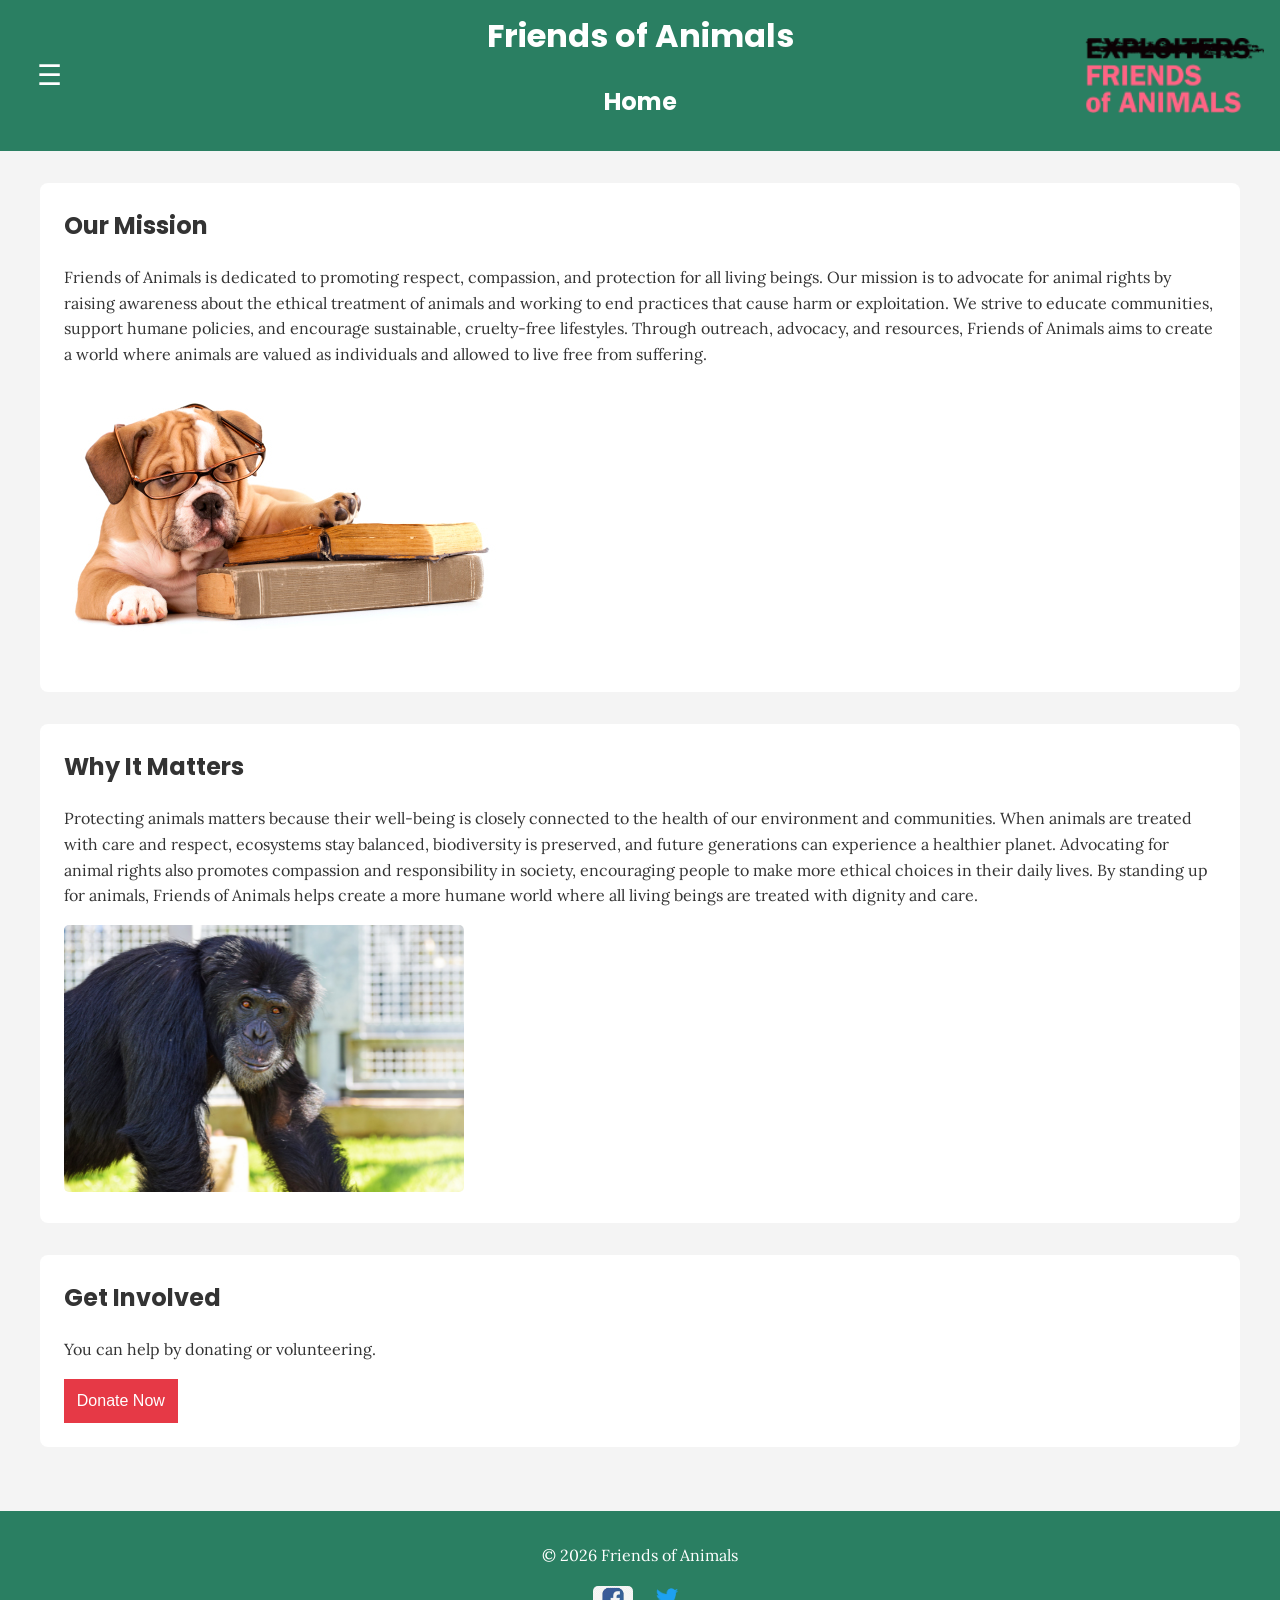
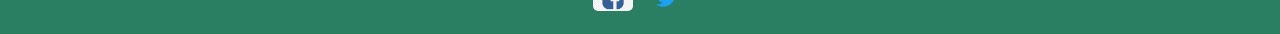
<file: index.html>
<!DOCTYPE html>
<html lang="en">
    <head>
        <meta charset="UTF-8">
        <meta name="viewport" content="width=device-width, initial-scale=1.0">
        <title>Home | Friends of Animals</title>
        <meta name="description" content="Friends of Animals - Helping and protecting animals in need.">
        <link rel="stylesheet" href="css/styles.css">
        <link rel="icon" type="image/png" href="images/logo2.webp">

    </head>

    <body>

        <header class="site-header">
            <button class="hamburger" onclick="toggleMenu()">☰</button>
            <div class="header-text">
                <h1>Friends of Animals</h1>
                <h2>Home</h2>
            </div>
            <img class="logo" src="images/logo2.webp" alt="Friends of Animals Logo">

            <nav id="nav-menu">
                <ul>
                    <li><a href="index.html">Home</a></li>
                    <li><a href="about.html">About</a></li>
                    <li><a href="gallery.html">Get Involved</a></li>
                    <li><a href="table.html">What We Do</a></li>
                    <li><a href="donate.html">Donate</a></li>
                    <li><a href="contact.html">Contact</a></li>
                </ul>
            </nav>

        </header>

        <main>

            <section class="mission-section">
                <div class="mission-text">
                    <h2>Our Mission</h2>
                    <p>Friends of Animals is dedicated to promoting respect, compassion, and protection for all living beings. Our mission is to advocate for animal rights by raising awareness about the ethical treatment of animals and working to end practices that cause harm or exploitation. We strive to educate communities, support humane policies, and encourage sustainable, cruelty-free lifestyles. Through outreach, advocacy, and resources, Friends of Animals aims to create a world where animals are valued as individuals and allowed to live free from suffering.</p>
                </div>

                <img class="dog-book" src="images/dog-education.jpg" alt="Dog">
            </section>

            <section>
                <h2>Why It Matters</h2>
                <p>Protecting animals matters because their well-being is closely connected to the health of our environment and communities. When animals are treated with care and respect, ecosystems stay balanced, biodiversity is preserved, and future generations can experience a healthier planet. Advocating for animal rights also promotes compassion and responsibility in society, encouraging people to make more ethical choices in their daily lives. By standing up for animals, Friends of Animals helps create a more humane world where all living beings are treated with dignity and care.</p>
                <img src="images/chimp.jpg" alt="Chimp" width="400" height="400">
            </section>


            <section>
                <h2>Get Involved</h2>
                <p>You can help by donating or volunteering.</p>
                <a href="donate.html"><button>Donate Now</button></a>
            </section>

        </main>

        <footer>
            <p>&copy; 2026 Friends of Animals</p>
            <div class="social">
                <a href="https://www.facebook.com/FriendsOfAnimalsOrg/" target="_blank"><img src="images/facebook.png" width="40"></a>
                <a href="https://x.com/FoAorg" target="_blank"><img src="images/twitter.png" width="40"></a>
            </div>
        </footer>

        <script src="js/script.js"></script>    
    </body>
</html>
</file>
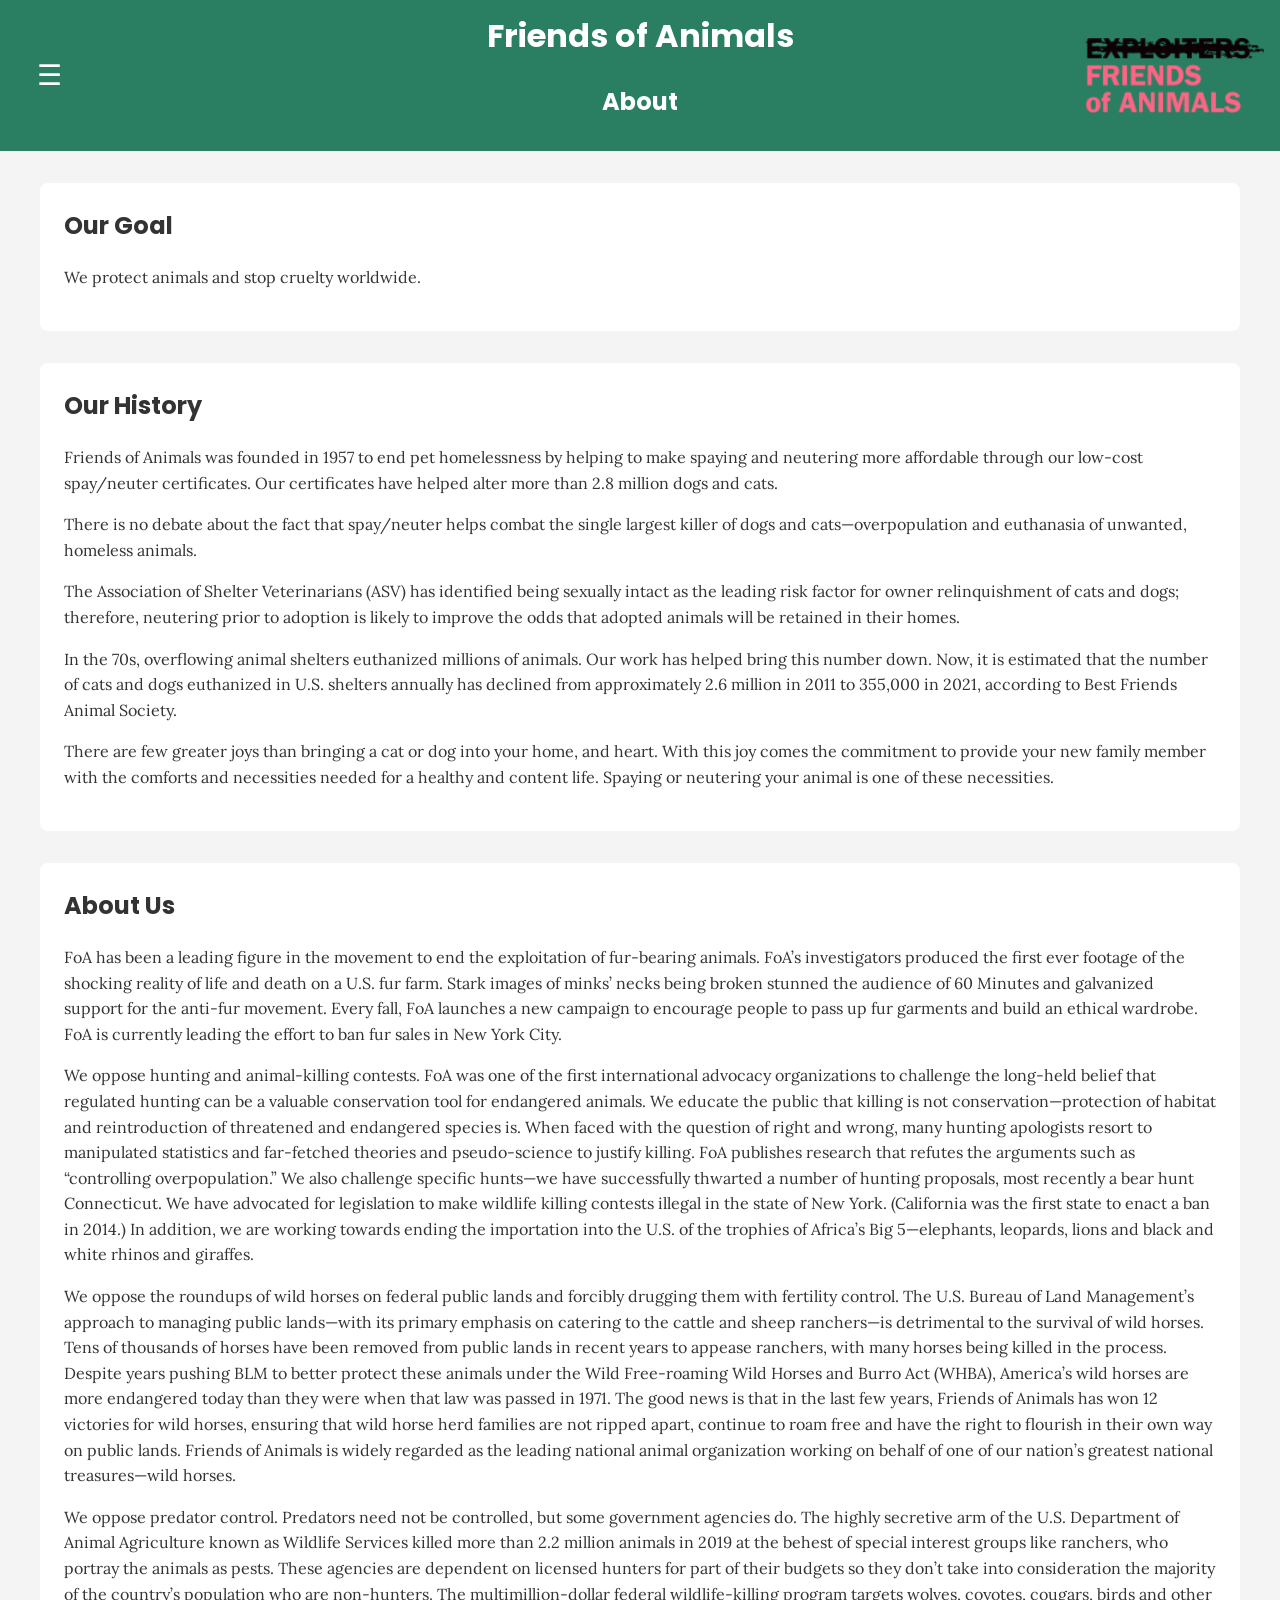
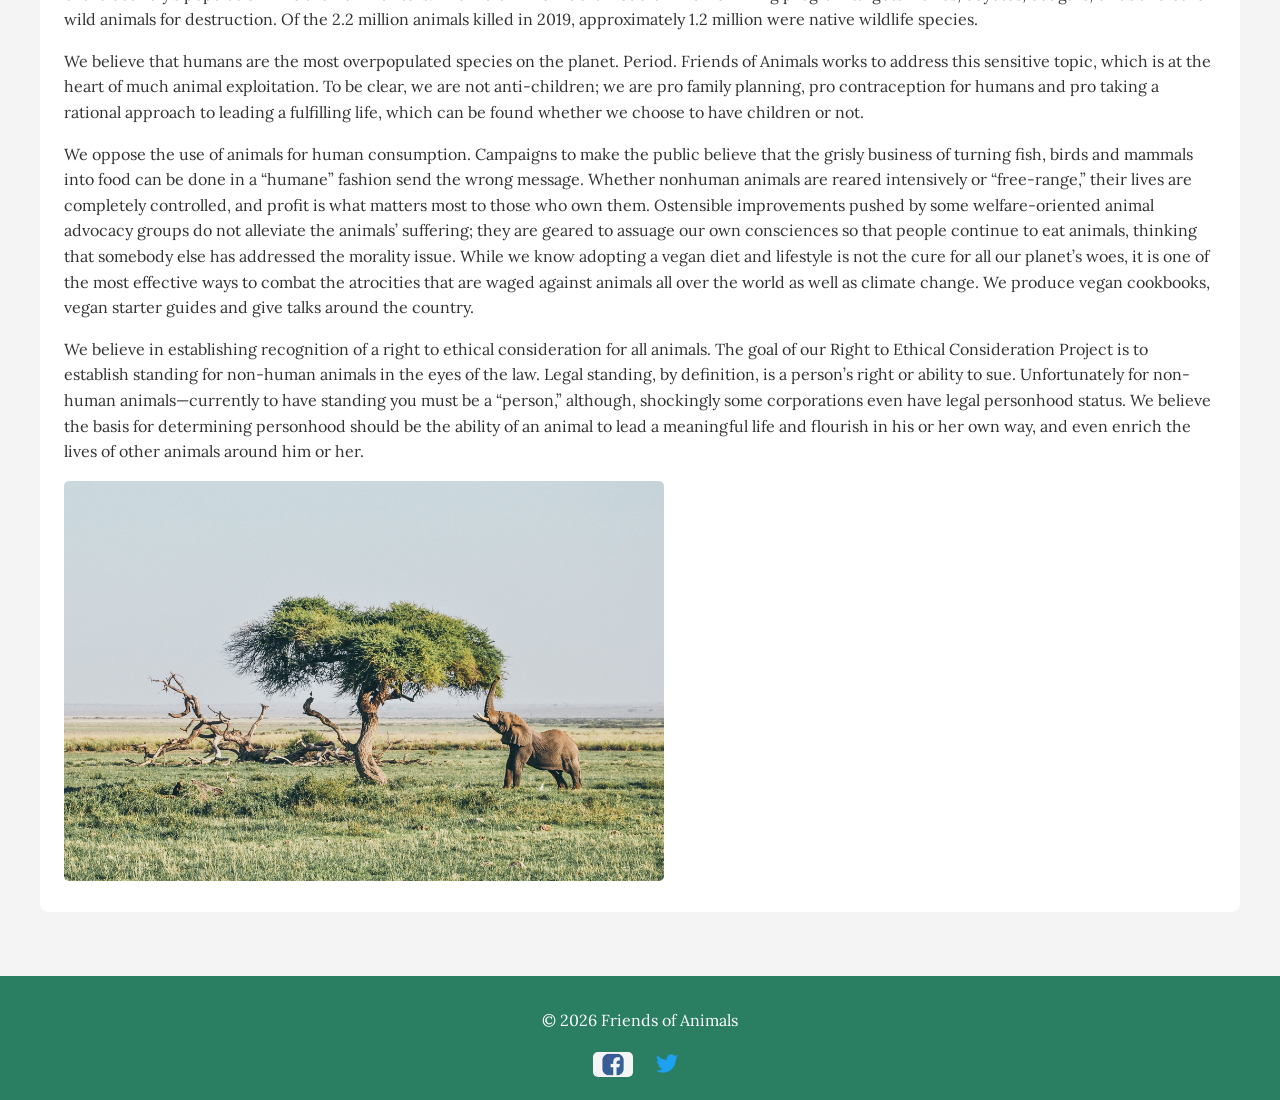
<file: about.html>
<!DOCTYPE html>
<html lang="en">
  <head>
    <meta charset="UTF-8">
    <meta name="viewport" content="width=device-width, initial-scale=1.0">
    <title>About | Friends of Animals</title>
    <meta name="description" content="Friends of Animals - Helping and protecting animals in need.">
    <link rel="icon" type="image/png" href="images/paw.png">
    <link href="https://fonts.googleapis.com/css2?family=Roboto&family=Open+Sans&display=swap" rel="stylesheet">
    <meta charset="UTF-8">
    <meta name="viewport" content="width=device-width, initial-scale=1.0">
    <title>About</title>
    <link rel="stylesheet" href="css/styles.css">
    <link rel="icon" type="image/png" href="images/logo2.webp">

  </head>

  <body>

    <header class="site-header">
            <button class="hamburger" onclick="toggleMenu()">☰</button>
            <div class="header-text">
                <h1>Friends of Animals</h1>
                <h2>About</h2>
            
              </div>
            <img class="logo" src="images/logo2.webp" alt="Friends of Animals Logo">

            <nav id="nav-menu">
                <ul>
                    <li><a href="index.html">Home</a></li>
                    <li><a href="about.html">About</a></li>
                    <li><a href="gallery.html">Get Involved</a></li>
                    <li><a href="table.html">What We Do</a></li>
                    <li><a href="donate.html">Donate</a></li>
                    <li><a href="contact.html">Contact</a></li>
                </ul>
            </nav>

        </header>

    <main>
      <section>
        <h2>Our Goal</h2>
        <p>We protect animals and stop cruelty worldwide.</p>
      </section>
      <section>
      <h2>Our History</h2>
        <p>Friends of Animals was founded in 1957 to end pet homelessness by helping to make spaying and neutering more affordable through our low-cost spay/neuter certificates. Our certificates have helped alter more than 2.8 million dogs and cats.</p>
        <p>There is no debate about the fact that spay/neuter helps combat the single largest killer of dogs and cats—overpopulation and euthanasia of unwanted, homeless animals.</p>
        <p>The Association of Shelter Veterinarians (ASV) has identified being sexually intact as the leading risk factor for owner relinquishment of cats and dogs; therefore, neutering prior to adoption is likely to improve the odds that adopted animals will be retained in their homes.</p>
        <p>In the 70s, overflowing animal shelters euthanized millions of animals. Our work has helped bring this number down. Now, it is estimated that the number of cats and dogs euthanized in U.S. shelters annually has declined from approximately 2.6 million in 2011 to 355,000 in 2021, according to Best Friends Animal Society.</p>
        <p>There are few greater joys than bringing a cat or dog into your home, and heart. With this joy comes the commitment to provide your new family member with the comforts and necessities needed for a healthy and content life. Spaying or neutering your animal is one of these necessities.</p>
      </section>
      

      <section>
      <h2>About Us</h2>
      <p>FoA has been a leading figure in the movement to end the exploitation of fur-bearing animals. FoA’s investigators produced the first ever footage of the shocking reality of life and death on a U.S. fur farm. Stark images of minks’ necks being broken stunned the audience of 60 Minutes and galvanized support for the anti-fur movement. Every fall, FoA launches a new campaign to encourage people to pass up fur garments and build an ethical wardrobe. FoA is currently leading the effort to ban fur sales in New York City.</p>
      
      <p>We oppose hunting and animal-killing contests. FoA was one of the first international advocacy organizations to challenge the long-held belief that regulated hunting can be a valuable conservation tool for endangered animals. We educate the public that killing is not conservation—protection of habitat and reintroduction of threatened and endangered species is. When faced with the question of right and wrong, many hunting apologists resort to manipulated statistics and far-fetched theories and pseudo-science to justify killing. FoA publishes research that refutes the arguments such as “controlling overpopulation.” We also challenge specific hunts—we have successfully thwarted a number of hunting proposals, most recently a bear hunt Connecticut. We have advocated for legislation to make wildlife killing contests illegal in the state of New York. (California was the first state to enact a ban in 2014.) In addition, we are working towards ending the importation into the U.S. of the trophies of Africa’s Big 5—elephants, leopards, lions and black and white rhinos and giraffes.</p>

      <p>We oppose the roundups of wild horses on federal public lands and forcibly drugging them with fertility control. The U.S. Bureau of Land Management’s approach to managing public lands—with its primary emphasis on catering to the cattle and sheep ranchers—is detrimental to the survival of wild horses. Tens of thousands of horses have been removed from public lands in recent years to appease ranchers, with many horses being killed in the process. Despite years pushing BLM to better protect these animals under the Wild Free-roaming Wild Horses and Burro Act (WHBA), America’s wild horses are more endangered today than they were when that law was passed in 1971. The good news is that in the last few years, Friends of Animals has won 12 victories for wild horses, ensuring that wild horse herd families are not ripped apart, continue to roam free and have the right to flourish in their own way on public lands. Friends of Animals is widely regarded as the leading national animal organization working on behalf of one of our nation’s greatest national treasures—wild horses.</p>

      <p>We oppose predator control. Predators need not be controlled, but some government agencies do. The highly secretive arm of the U.S. Department of Animal Agriculture known as Wildlife Services killed more than 2.2 million animals in 2019 at the behest of special interest groups like ranchers, who portray the animals as pests. These agencies are dependent on licensed hunters for part of their budgets so they don’t take into consideration the majority of the country’s population who are non-hunters. The multimillion-dollar federal wildlife-killing program targets wolves, coyotes, cougars, birds and other wild animals for destruction. Of the 2.2 million animals killed in 2019, approximately 1.2 million were native wildlife species.</p>

      <p>We believe that humans are the most overpopulated species on the planet. Period. Friends of Animals works to address this sensitive topic, which is at the heart of much animal exploitation. To be clear, we are not anti-children; we are pro family planning, pro contraception for humans and pro taking a rational approach to leading a fulfilling life, which can be found whether we choose to have children or not.</p>

      <p>We oppose the use of animals for human consumption. Campaigns to make the public believe that the grisly business of turning fish, birds and mammals into food can be done in a “humane” fashion send the wrong message. Whether nonhuman animals are reared intensively or “free-range,” their lives are completely controlled, and profit is what matters most to those who own them. Ostensible improvements pushed by some welfare-oriented animal advocacy groups do not alleviate the animals’ suffering; they are geared to assuage our own consciences so that people continue to eat animals, thinking that somebody else has addressed the morality issue. While we know adopting a vegan diet and lifestyle is not the cure for all our planet’s woes, it is one of the most effective ways to combat the atrocities that are waged against animals all over the world as well as climate change. We produce vegan cookbooks, vegan starter guides and give talks around the country.</p>

      <p>We believe in establishing recognition of a right to ethical consideration for all animals. The goal of our Right to Ethical Consideration Project is to establish standing for non-human animals in the eyes of the law. Legal standing, by definition, is a person’s right or ability to sue. Unfortunately for non-human animals—currently to have standing you must be a “person,” although, shockingly some corporations even have legal personhood status. We believe the basis for determining personhood should be the ability of an animal to lead a meaningful life and flourish in his or her own way, and even enrich the lives of other animals around him or her.</p>
      <img src="images/elephantmain.webp" alt="Animal">

    </section>

    </main>

    <footer>
      <p>&copy; 2026 Friends of Animals</p>
      <div class="social">
        <a href="https://www.facebook.com/FriendsOfAnimalsOrg/" target="_blank"><img src="images/facebook.png" width="40"></a>
        <a href="https://x.com/FoAorg" target="_blank"><img src="images/twitter.png" width="40"></a>
      </div>
    </footer>

    <script src="js/script.js"></script>
  </body>
</html>
</file>
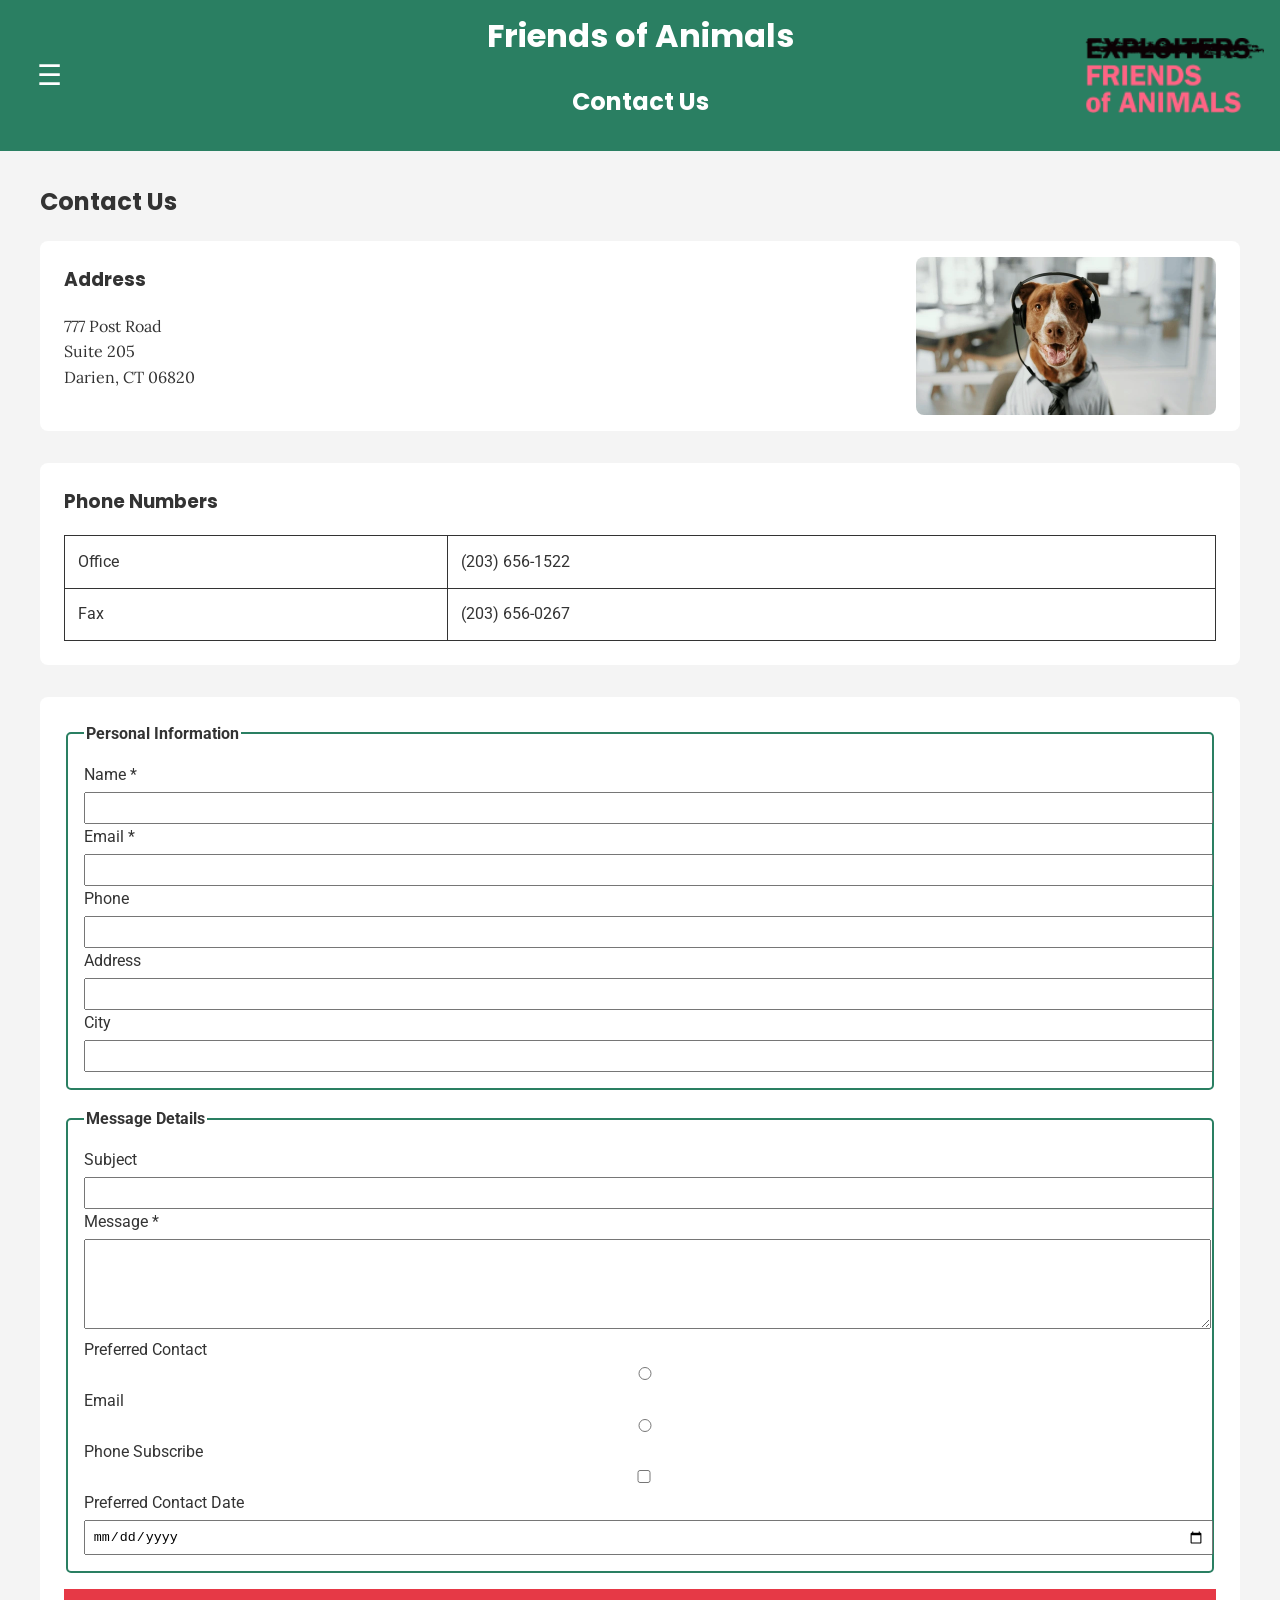
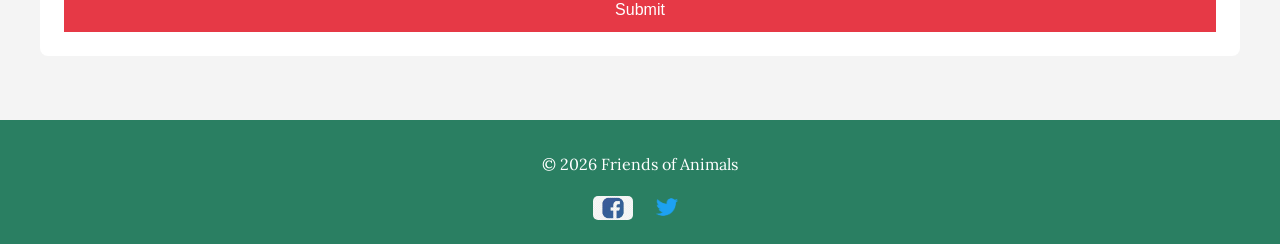
<file: contact.html>
<!DOCTYPE html>
<html lang="en">
    <head>
        <meta charset="UTF-8">
        <meta name="viewport" content="width=device-width, initial-scale=1.0">
        <title>Contact | Friends of Animals</title>
        <link rel="stylesheet" href="css/styles.css">
        <link rel="icon" type="image/png" href="images/logo2.webp">

    </head>

    <body>

        <header class="site-header">
            <button class="hamburger" onclick="toggleMenu()">☰</button>
            <div class="header-text">
                <h1>Friends of Animals</h1>
                <h2>Contact Us</h2>
            </div>
            <img class="logo" src="images/logo2.webp" alt="Friends of Animals Logo">

            <nav id="nav-menu">
                <ul>
                    <li><a href="index.html">Home</a></li>
                    <li><a href="about.html">About</a></li>
                    <li><a href="gallery.html">Get Involved</a></li>
                    <li><a href="table.html">What We Do</a></li>
                    <li><a href="donate.html">Donate</a></li>
                    <li><a href="contact.html">Contact</a></li>
                </ul>
            </nav>

        </header>

        <main>

            <h2>Contact Us</h2>

            <section>
                <h3>Address</h3>
                <p>
                    777 Post Road<br>
                    Suite 205<br>
                    Darien, CT 06820

                </p>

                <img class="dog-headset" src="images/dog-head.jpg" alt="Dog with Headset">

            </section>
            
           

            <section>
                <h3>Phone Numbers</h3>
                <table>
                    <tr>
                        <td>Office</td>
                        <td>(203) 656-1522</td>
                    </tr>
                    <tr>
                        <td>Fax</td>
                        <td>(203) 656-0267</td>
                    </tr>
                </table>
            </section>

            <section>
              <form>

    <fieldset>
        <legend>Personal Information</legend>

        <label for="name">Name *</label>
        <input type="text" id="name" required>

        <label for="email">Email *</label>
        <input type="email" id="email" required>

        <label for="phone">Phone</label>
        <input type="tel" id="phone">

        <label for="address">Address</label>
        <input type="text" id="address">

        <label for="city">City</label>
        <input type="text" id="city">
    </fieldset>

    <fieldset>
        <legend>Message Details</legend>

        <label for="subject">Subject</label>
        <input type="text" id="subject">

        <label for="message">Message *</label>
        <textarea id="message" rows="5" required></textarea>

        <label for="contact-method">Preferred Contact</label>
        <input type="radio" name="contact-method"> Email
        <input type="radio" name="contact-method"> Phone

        <label for="subscribe">Subscribe</label>
        <input type="checkbox" id="subscribe">

        <label for="date">Preferred Contact Date</label>
        <input type="date" id="date">
    </fieldset>

    <button type="submit">Submit</button>

</form>
            </section>

        </main>

        <footer>
            <p>&copy; 2026 Friends of Animals</p>
            <div class="social">
                <a href="https://www.facebook.com/FriendsOfAnimalsOrg/" target="_blank"><img src="images/facebook.png" width="40"></a>
                <a href="https://x.com/FoAorg" target="_blank"><img src="images/twitter.png" width="40"></a>
            </div>
        </footer>

        <script src="js/script.js"></script>

    </body>
</html>
</file>
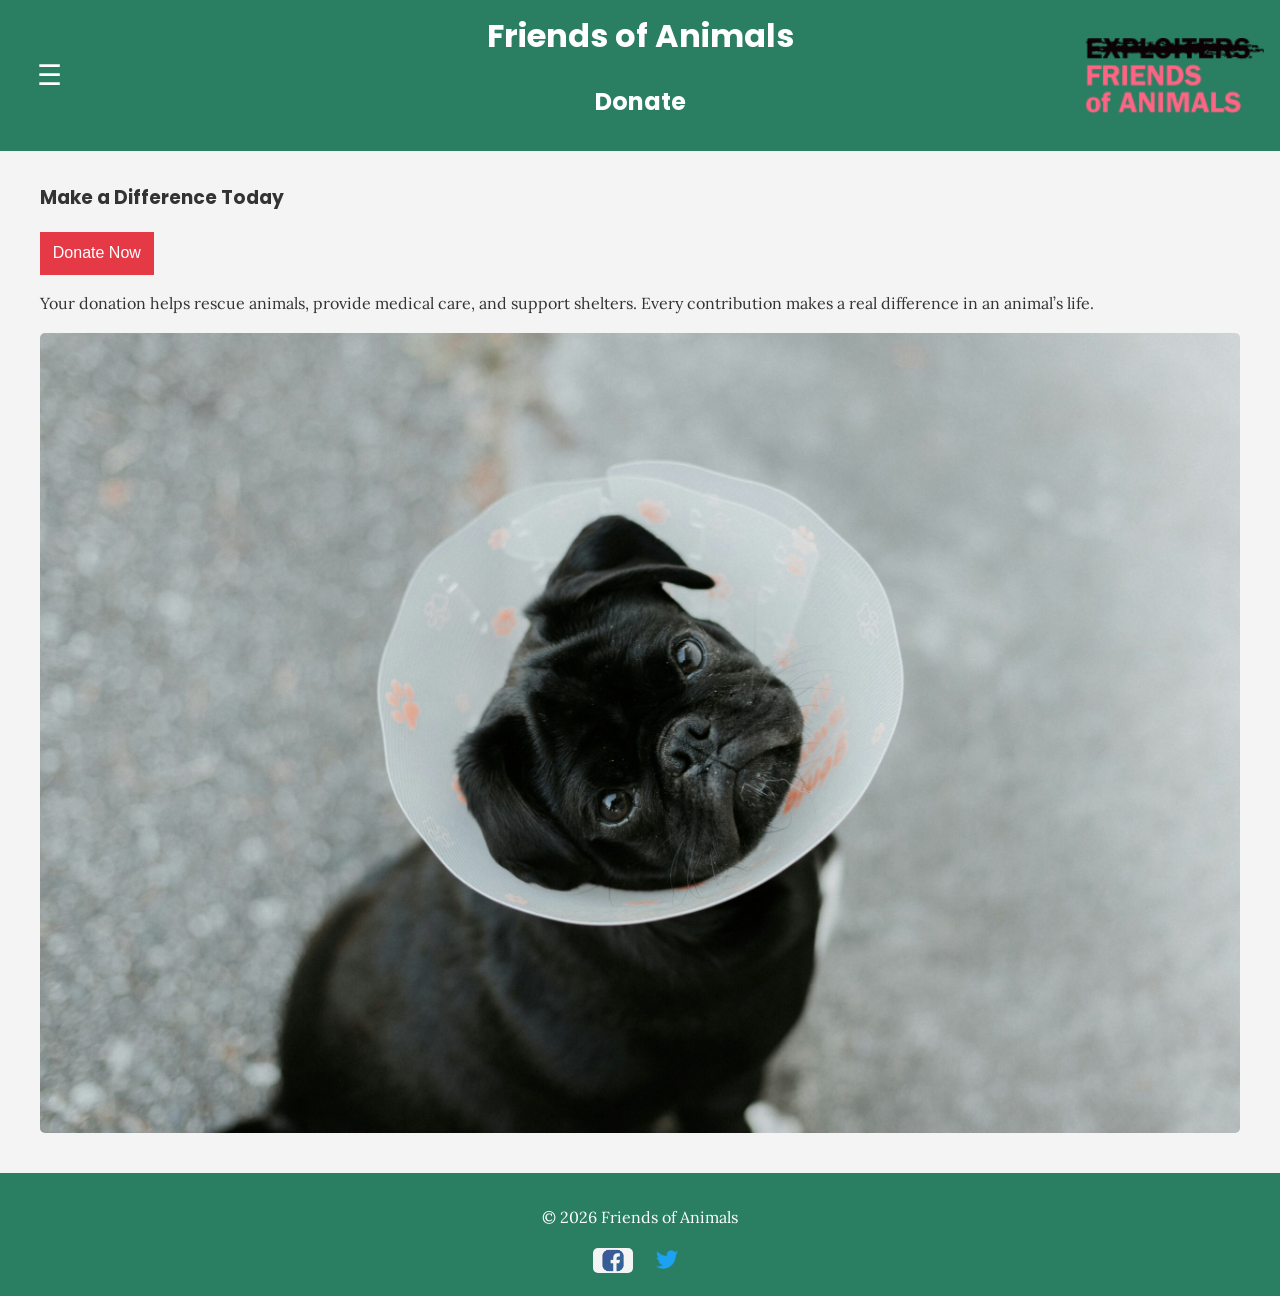
<file: donate.html>
<!DOCTYPE html>
<html lang="en">
    <head>
        <meta charset="UTF-8">
        <meta name="viewport" content="width=device-width, initial-scale=1.0">
        <title>Donate | Friends of Animals</title>
        <meta name="description" content="Friends of Animals - Helping and protecting animals in need.">
        <link rel="icon" type="image/png" href="images/paw.png">
        <link href="https://fonts.googleapis.com/css2?family=Roboto&family=Open+Sans&display=swap" rel="stylesheet">
        <link rel="stylesheet" href="css/styles.css">
        <link rel="icon" type="image/png" href="images/logo2.webp">

    </head>

    <body>
     <header class="site-header">
            <button class="hamburger" onclick="toggleMenu()">☰</button>
            <div class="header-text">
                <h1>Friends of Animals</h1>
                <h2>Donate</h2>
            </div>
            <img class="logo" src="images/logo2.webp" alt="Friends of Animals Logo">

            <nav id="nav-menu">
                <ul>
                    <li><a href="index.html">Home</a></li>
                    <li><a href="about.html">About</a></li>
                    <li><a href="gallery.html">Get Involved</a></li>
                    <li><a href="table.html">What We Do</a></li>
                    <li><a href="donate.html">Donate</a></li>
                    <li><a href="contact.html">Contact</a></li>
                </ul>
            </nav>

        </header>
        
     <main>

    <h3>Make a Difference Today</h3>
    
     <div class="donate-section">
        <a href="https://form-renderer-app.donorperfect.io/give/friends-of-animals/foa-general-donation" target="_blank">
            <button>Donate Now</button>
        </a>
    </div>
     <p>
        Your donation helps rescue animals, provide medical care, and support shelters.
        Every contribution makes a real difference in an animal’s life.
    </p>
    <img src="images/pug_with_cone.jpg" alt="Pug wearing a recovery cone">

    

    

</main>

        <footer>
            <p>&copy; 2026 Friends of Animals</p>
            <div class="social">
                <a href="https://www.facebook.com/FriendsOfAnimalsOrg/" target="_blank"><img src="images/facebook.png" width="40"></a>
                <a href="https://x.com/FoAorg" target="_blank"><img src="images/twitter.png" width="40"></a>
            </div>
        </footer>

        <script src="js/script.js"></script>
    </body>
</html>
</file>
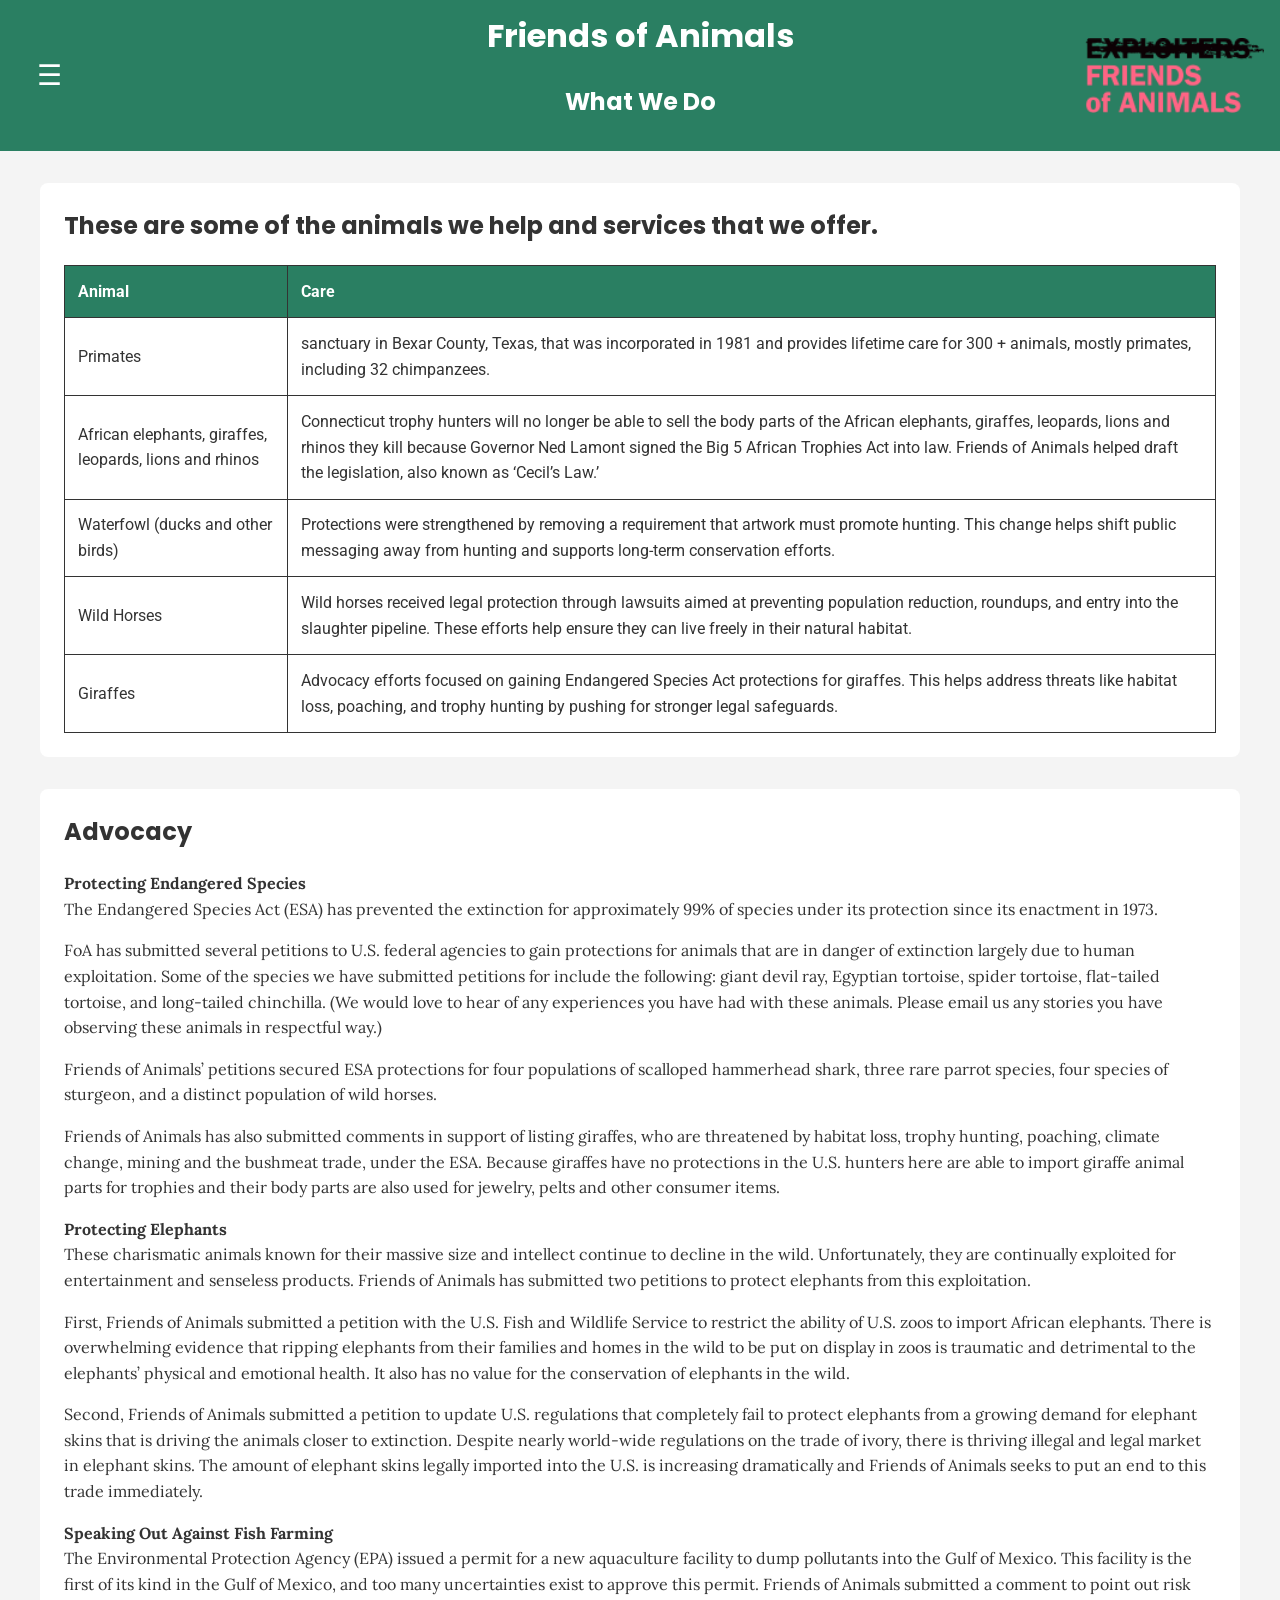
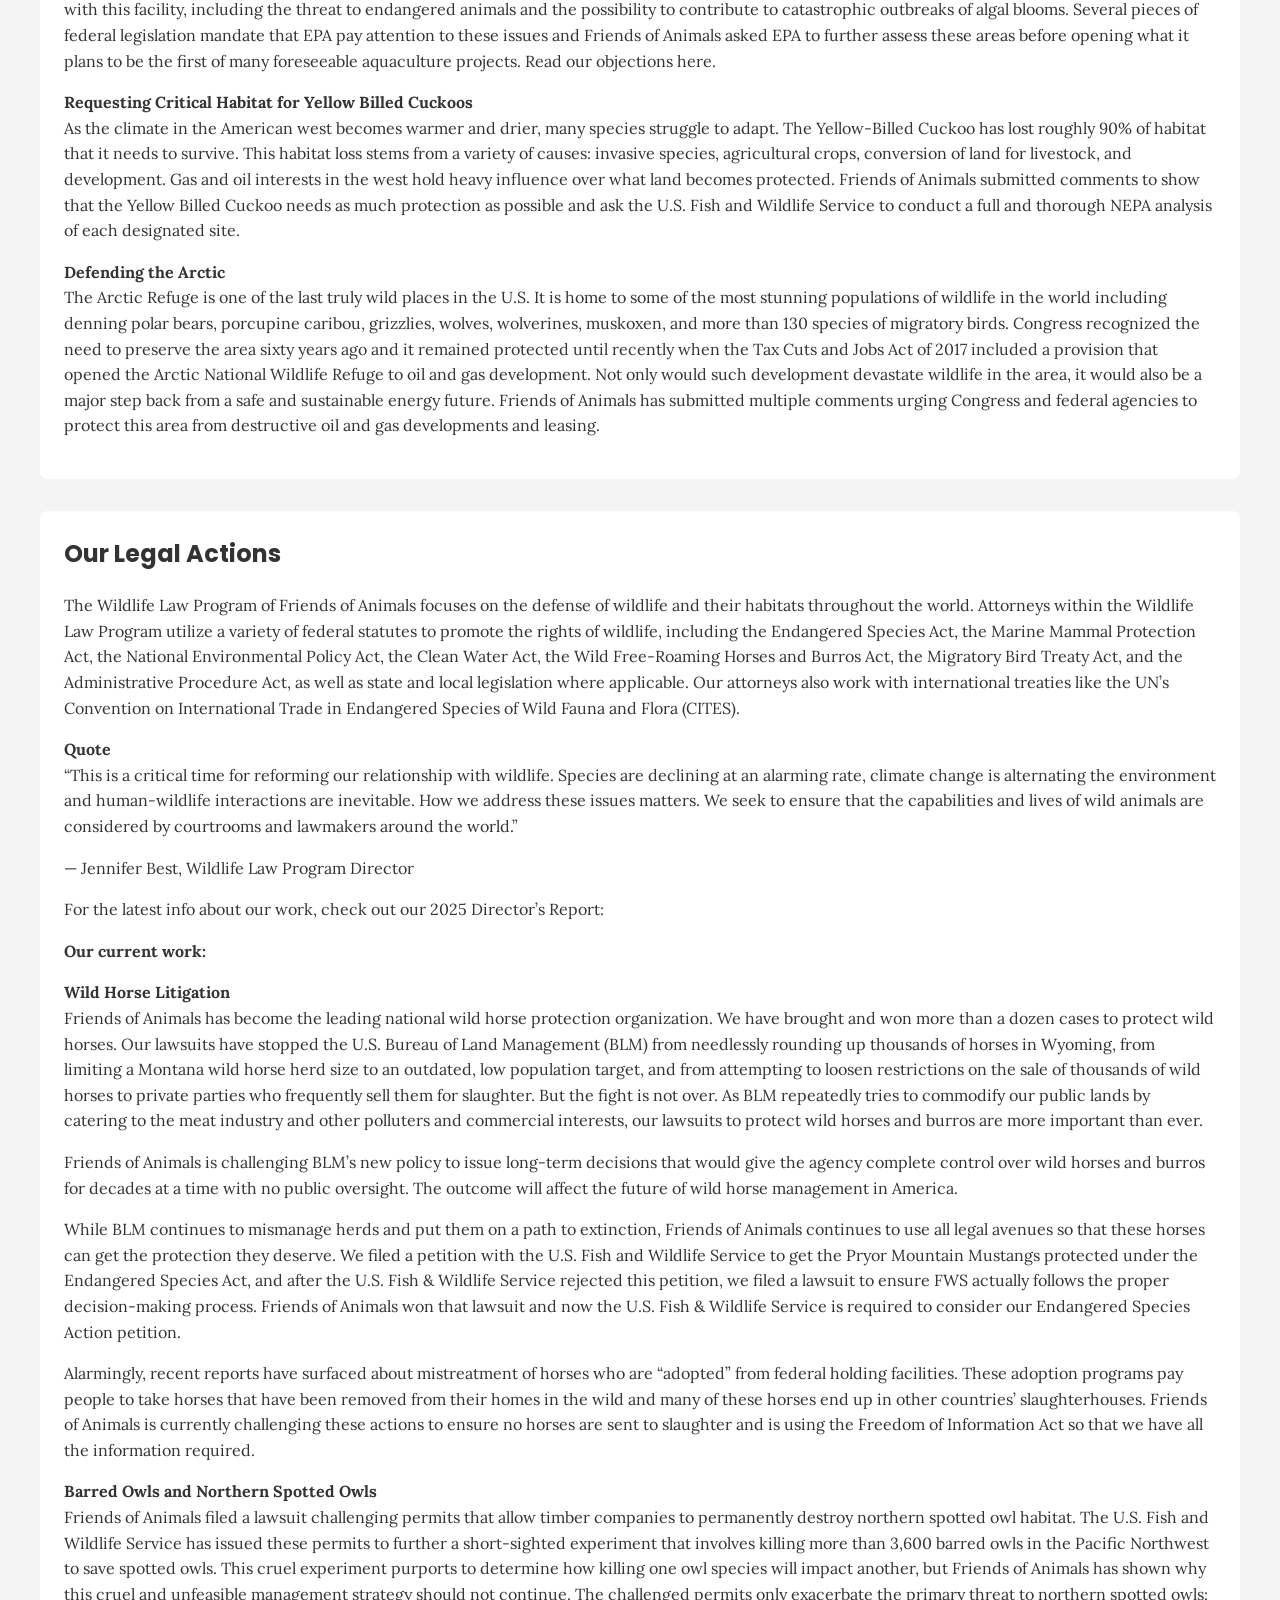
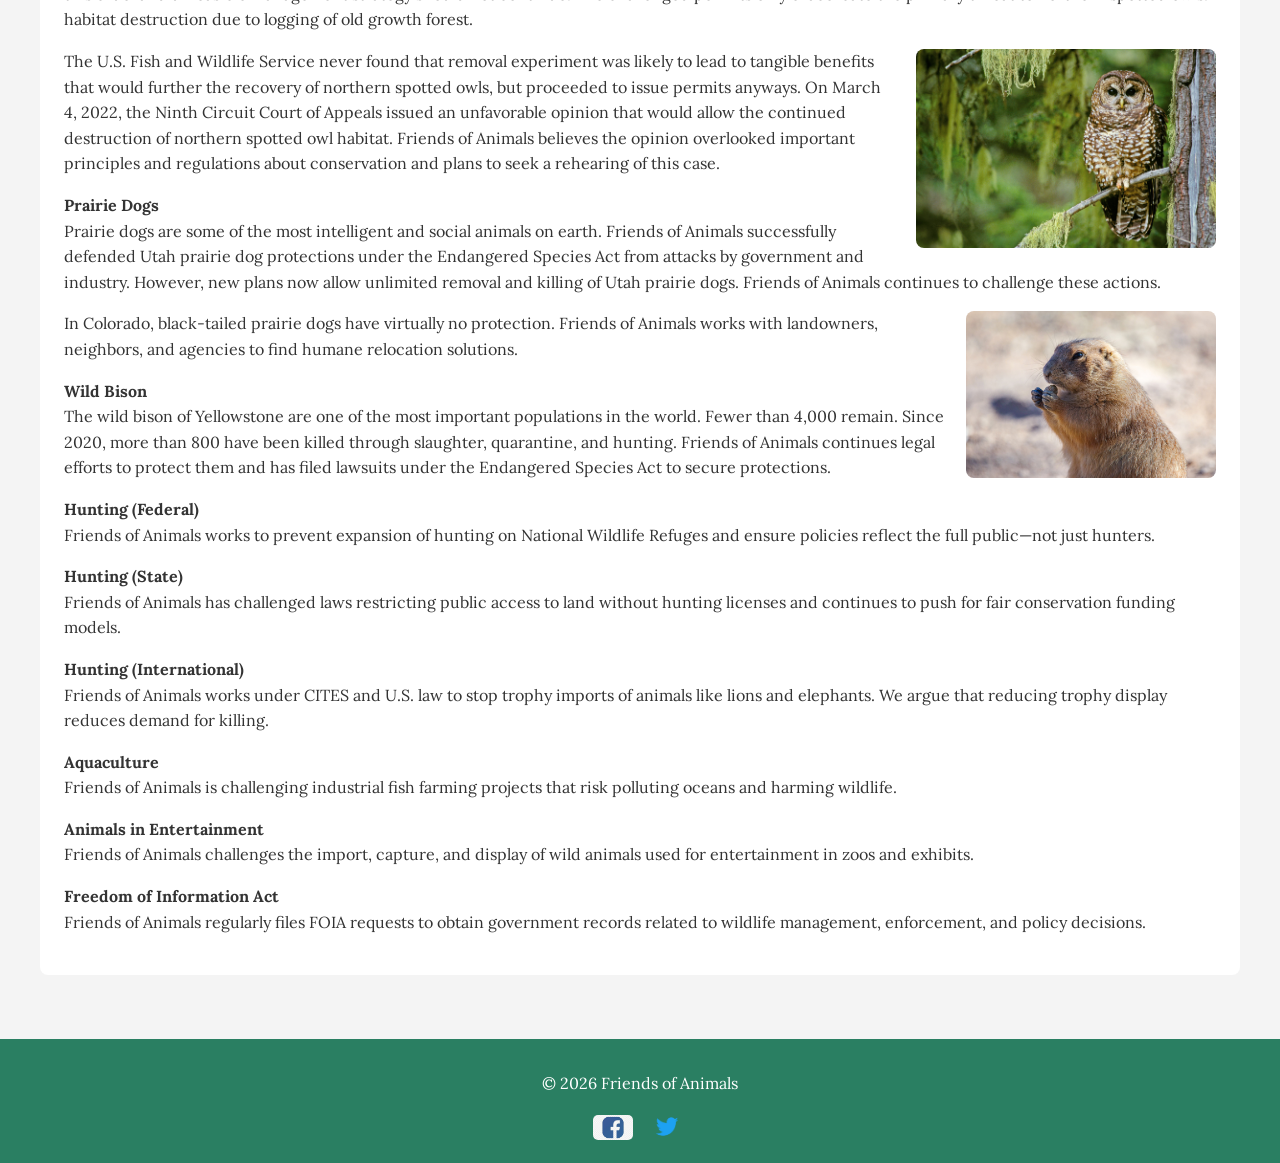
<file: table.html>
<!DOCTYPE html>
<html>
    <head>
        
        <title>Info</title>
        <link rel="stylesheet" href="css/styles.css">

        <link rel="icon" type="image/png" href="images/logo2.webp">
    </head>

    <body>
        <header class="site-header">
            <button class="hamburger" onclick="toggleMenu()">☰</button>
            <div class="header-text">
                <h1>Friends of Animals</h1>
                <h2>What We Do</h2>
            </div>
            <img class="logo" src="images/logo2.webp" alt="Friends of Animals Logo">

            <nav id="nav-menu">
                <ul>
                    <li><a href="index.html">Home</a></li>
                    <li><a href="about.html">About</a></li>
                    <li><a href="gallery.html">Get Involved</a></li>
                    <li><a href="table.html">What We Do</a></li>
                    <li><a href="donate.html">Donate</a></li>
                    <li><a href="contact.html">Contact</a></li>
                </ul>
            </nav>

        </header>

        <main>
        <section>
            <h2>These are some of the animals we help and services that we offer.</h2>
            <table>
                <tr><th>Animal</th><th>Care</th></tr>
                <tr><td>Primates</td><td>sanctuary in Bexar County, Texas, that was incorporated in 1981 and provides lifetime care for 300 + animals, mostly primates, including 32 chimpanzees.</td></tr>
                <tr><td>African elephants, giraffes, leopards, lions and rhinos</td><td>Connecticut trophy hunters will no longer be able to sell the body parts of the African elephants, giraffes, leopards, lions and rhinos they kill because Governor Ned Lamont signed the Big 5 African Trophies Act into law. Friends of Animals helped draft the legislation, also known as ‘Cecil’s Law.’</td></tr>
                <tr><td>Waterfowl (ducks and other birds)</td><td>Protections were strengthened by removing a requirement that artwork must promote hunting. This change helps shift public messaging away from hunting and supports long-term conservation efforts.</td></tr>
                <tr><td>Wild Horses</td><td>Wild horses received legal protection through lawsuits aimed at preventing population reduction, roundups, and entry into the slaughter pipeline. These efforts help ensure they can live freely in their natural habitat.</td></tr>
                <tr><td>Giraffes</td><td>Advocacy efforts focused on gaining Endangered Species Act protections for giraffes. This helps address threats like habitat loss, poaching, and trophy hunting by pushing for stronger legal safeguards.</td></tr>
            </table>
        </section>
        <section>
            <h2>Advocacy</h2>
            
            <p><strong>Protecting Endangered Species</strong><br>
            The Endangered Species Act (ESA) has prevented the extinction for approximately 99% of species under its protection since its enactment in 1973.</p>

            <p>FoA has submitted several petitions to U.S. federal agencies to gain protections for animals that are in danger of extinction largely due to human exploitation. Some of the species we have submitted petitions for include the following: giant devil ray, Egyptian tortoise, spider tortoise, flat-tailed tortoise, and long-tailed chinchilla. (We would love to hear of any experiences you have had with these animals. Please email us any stories you have observing these animals in respectful way.)</p>

            <p>Friends of Animals’ petitions secured ESA protections for four populations of scalloped hammerhead shark, three rare parrot species, four species of sturgeon, and a distinct population of wild horses.</p>

            <p>Friends of Animals has also submitted comments in support of listing giraffes, who are threatened by habitat loss, trophy hunting, poaching, climate change, mining and the bushmeat trade, under the ESA. Because giraffes have no protections in the U.S. hunters here are able to import giraffe animal parts for trophies and their body parts are also used for jewelry, pelts and other consumer items.</p>

            <p><strong>Protecting Elephants</strong><br>
            These charismatic animals known for their massive size and intellect continue to decline in the wild. Unfortunately, they are continually exploited for entertainment and senseless products. Friends of Animals has submitted two petitions to protect elephants from this exploitation.</p>

            <p>First, Friends of Animals submitted a petition with the U.S. Fish and Wildlife Service to restrict the ability of U.S. zoos to import African elephants. There is overwhelming evidence that ripping elephants from their families and homes in the wild to be put on display in zoos is traumatic and detrimental to the elephants’ physical and emotional health. It also has no value for the conservation of elephants in the wild.</p>

            <p>Second, Friends of Animals submitted a petition to update U.S. regulations that completely fail to protect elephants from a growing demand for elephant skins that is driving the animals closer to extinction. Despite nearly world-wide regulations on the trade of ivory, there is thriving illegal and legal market in elephant skins. The amount of elephant skins legally imported into the U.S. is increasing dramatically and Friends of Animals seeks to put an end to this trade immediately.</p>

            <p><strong>Speaking Out Against Fish Farming</strong><br>
            The Environmental Protection Agency (EPA) issued a permit for a new aquaculture facility to dump pollutants into the Gulf of Mexico. This facility is the first of its kind in the Gulf of Mexico, and too many uncertainties exist to approve this permit. Friends of Animals submitted a comment to point out risk with this facility, including the threat to endangered animals and the possibility to contribute to catastrophic outbreaks of algal blooms. Several pieces of federal legislation mandate that EPA pay attention to these issues and Friends of Animals asked EPA to further assess these areas before opening what it plans to be the first of many foreseeable aquaculture projects. Read our objections here.</p>

            <p><strong>Requesting Critical Habitat for Yellow Billed Cuckoos</strong><br>
            As the climate in the American west becomes warmer and drier, many species struggle to adapt. The Yellow-Billed Cuckoo has lost roughly 90% of habitat that it needs to survive. This habitat loss stems from a variety of causes: invasive species, agricultural crops, conversion of land for livestock, and development. Gas and oil interests in the west hold heavy influence over what land becomes protected. Friends of Animals submitted comments to show that the Yellow Billed Cuckoo needs as much protection as possible and ask the U.S. Fish and Wildlife Service to conduct a full and thorough NEPA analysis of each designated site.</p>

            <p><strong>Defending the Arctic</strong><br>
            The Arctic Refuge is one of the last truly wild places in the U.S. It is home to some of the most stunning populations of wildlife in the world including denning polar bears, porcupine caribou, grizzlies, wolves, wolverines, muskoxen, and more than 130 species of migratory birds. Congress recognized the need to preserve the area sixty years ago and it remained protected until recently when the Tax Cuts and Jobs Act of 2017 included a provision that opened the Arctic National Wildlife Refuge to oil and gas development. Not only would such development devastate wildlife in the area, it would also be a major step back from a safe and sustainable energy future. Friends of Animals has submitted multiple comments urging Congress and federal agencies to protect this area from destructive oil and gas developments and leasing.</p>
        </section>

        <section>
            <h2>Our Legal Actions</h2>
            <p>The Wildlife Law Program of Friends of Animals focuses on the defense of wildlife and their habitats throughout the world. Attorneys within the Wildlife Law Program utilize a variety of federal statutes to promote the rights of wildlife, including the Endangered Species Act, the Marine Mammal Protection Act, the National Environmental Policy Act, the Clean Water Act, the Wild Free-Roaming Horses and Burros Act, the Migratory Bird Treaty Act, and the Administrative Procedure Act, as well as state and local legislation where applicable. Our attorneys also work with international treaties like the UN’s Convention on International Trade in Endangered Species of Wild Fauna and Flora (CITES).</p>

            <p><strong>Quote</strong><br>
            “This is a critical time for reforming our relationship with wildlife. Species are declining at an alarming rate, climate change is alternating the environment and human-wildlife interactions are inevitable. How we address these issues matters. We seek to ensure that the capabilities and lives of wild animals are considered by courtrooms and lawmakers around the world.”</p>

            <p>— Jennifer Best, Wildlife Law Program Director</p>

            <p>For the latest info about our work, check out our 2025 Director’s Report:</p>

            <p><strong>Our current work:</strong></p>

            <p><strong>Wild Horse Litigation</strong><br>
            Friends of Animals has become the leading national wild horse protection organization. We have brought and won more than a dozen cases to protect wild horses. Our lawsuits have stopped the U.S. Bureau of Land Management (BLM) from needlessly rounding up thousands of horses in Wyoming, from limiting a Montana wild horse herd size to an outdated, low population target, and from attempting to loosen restrictions on the sale of thousands of wild horses to private parties who frequently sell them for slaughter. But the fight is not over. As BLM repeatedly tries to commodify our public lands by catering to the meat industry and other polluters and commercial interests, our lawsuits to protect wild horses and burros are more important than ever.</p>

            <p>Friends of Animals is challenging BLM’s new policy to issue long-term decisions that would give the agency complete control over wild horses and burros for decades at a time with no public oversight. The outcome will affect the future of wild horse management in America.</p>

            <p>While BLM continues to mismanage herds and put them on a path to extinction, Friends of Animals continues to use all legal avenues so that these horses can get the protection they deserve. We filed a petition with the U.S. Fish and Wildlife Service to get the Pryor Mountain Mustangs protected under the Endangered Species Act, and after the U.S. Fish & Wildlife Service rejected this petition, we filed a lawsuit to ensure FWS actually follows the proper decision-making process. Friends of Animals won that lawsuit and now the U.S. Fish & Wildlife Service is required to consider our Endangered Species Action petition.</p>

            <p>Alarmingly, recent reports have surfaced about mistreatment of horses who are “adopted” from federal holding facilities. These adoption programs pay people to take horses that have been removed from their homes in the wild and many of these horses end up in other countries’ slaughterhouses. Friends of Animals is currently challenging these actions to ensure no horses are sent to slaughter and is using the Freedom of Information Act so that we have all the information required.</p>

            <p><strong>Barred Owls and Northern Spotted Owls</strong><br>
            Friends of Animals filed a lawsuit challenging permits that allow timber companies to permanently destroy northern spotted owl habitat. The U.S. Fish and Wildlife Service has issued these permits to further a short-sighted experiment that involves killing more than 3,600 barred owls in the Pacific Northwest to save spotted owls. This cruel experiment purports to determine how killing one owl species will impact another, but Friends of Animals has shown why this cruel and unfeasible management strategy should not continue. The challenged permits only exacerbate the primary threat to northern spotted owls: habitat destruction due to logging of old growth forest.</p>

            <img class="owl-img" src="images/northern-spotted-owl-barred-owls.jpg" alt="Prairie Dog" width="500" height="500">

            <p>The U.S. Fish and Wildlife Service never found that removal experiment was likely to lead to tangible benefits that would further the recovery of northern spotted owls, but proceeded to issue permits anyways. On March 4, 2022, the Ninth Circuit Court of Appeals issued an unfavorable opinion that would allow the continued destruction of northern spotted owl habitat. Friends of Animals believes the opinion overlooked important principles and regulations about conservation and plans to seek a rehearing of this case.</p>

            <p><strong>Prairie Dogs</strong><br>
            Prairie dogs are some of the most intelligent and social animals on earth. Friends of Animals successfully defended Utah prairie dog protections under the Endangered Species Act from attacks by government and industry. However, new plans now allow unlimited removal and killing of Utah prairie dogs. Friends of Animals continues to challenge these actions.</p>

            <img class="prairie-img" src="images/black-tailed_prairie_dog1.jpg" alt="Prairie Dog" width="400" height="400">
            <p>In Colorado, black-tailed prairie dogs have virtually no protection. Friends of Animals works with landowners, neighbors, and agencies to find humane relocation solutions.</p>

            <p><strong>Wild Bison</strong><br>
            The wild bison of Yellowstone are one of the most important populations in the world. Fewer than 4,000 remain. Since 2020, more than 800 have been killed through slaughter, quarantine, and hunting. Friends of Animals continues legal efforts to protect them and has filed lawsuits under the Endangered Species Act to secure protections.</p>

            <p><strong>Hunting (Federal)</strong><br>
            Friends of Animals works to prevent expansion of hunting on National Wildlife Refuges and ensure policies reflect the full public—not just hunters.</p>

            <p><strong>Hunting (State)</strong><br>
            Friends of Animals has challenged laws restricting public access to land without hunting licenses and continues to push for fair conservation funding models.</p>

            <p><strong>Hunting (International)</strong><br>
            Friends of Animals works under CITES and U.S. law to stop trophy imports of animals like lions and elephants. We argue that reducing trophy display reduces demand for killing.</p>

            <p><strong>Aquaculture</strong><br>
            Friends of Animals is challenging industrial fish farming projects that risk polluting oceans and harming wildlife.</p>

            <p><strong>Animals in Entertainment</strong><br>
            Friends of Animals challenges the import, capture, and display of wild animals used for entertainment in zoos and exhibits.</p>

            <p><strong>Freedom of Information Act</strong><br>
            Friends of Animals regularly files FOIA requests to obtain government records related to wildlife management, enforcement, and policy decisions.</p>
        </section>

        </main>
        <footer>
            <p>&copy; 2026 Friends of Animals</p>
            <div class="social">
                <a href="https://www.facebook.com/friendsofanimals" target="_blank"><img src="images/facebook.png" alt="Facebook" height="100" width="100"></a>
                <a href="https://x.com/FoAorg" target="_blank"><img src="images/twitter.png" alt="Twitter" height="100" width="100"></a>
            </div>
        </footer>

        <script src="js/script.js"></script>
    </body>
</html>
</file>
<file: css/styles.css>
/* =====================
   GOOGLE FONTS
===================== */
@import url('https://fonts.googleapis.com/css2?family=Roboto&family=Lora&family=Poppins&display=swap');

/* =====================
   COLORS
===================== */
/* Primary: #2a7f62 */
/* Secondary: #f4f4f4 */
/* Accent: #ff914d */
/* Call-to-action: #e63946 */
/* Text: #333 */

/* =====================
   GLOBAL STYLES
===================== */
body {
  margin: 0;
  font-family: 'Roboto', Arial, sans-serif;
  color: #333;
  background-color: #f4f4f4;
  line-height: 1.6;
  min-height: 100vh;
  display: flex;
  flex-direction: column;
}

h1, h2, h3 {
  font-family: 'Poppins', sans-serif;
  margin-top: 0;
}

p {
  font-family: 'Lora', serif;
}

/* =====================
   HEADER
===================== */
header {
  background: #2a7f62;
  color: white;
  padding: 1em;
  text-align: center;
}

.site-header {
  position: relative;
  display: flex;
  align-items: center;
  justify-content: center;
  padding: 10px 15px;
  background: #2a7f62;
  color: white;
}

.hamburger {
  position: absolute;
  left: 15px;
  font-size: 28px;
  background: none;
  border: none;
  color: white;
  cursor: pointer;
}

.logo {
  position: absolute;
  right: 15px;
  width: 180px;   
  height: auto;
}

.header-text {
  text-align: center;
}


#nav-menu {
  display: none;
  position: absolute;
  top: 100%;
  left: 0;
  width: 100%;
  background: #2a7f62;
}

#nav-menu.active {
  display: block;
}

#nav-menu ul {
  list-style: none;
  padding: 10px;
  margin: 0;
  display: flex;
  flex-wrap: wrap;
  justify-content: center;
  gap: 15px;
}

#nav-menu li {
  padding: 0;
}

#nav-menu a {
  color: white;
  text-decoration: none;
  padding: 8px 12px;
  display: block;
}

#nav-menu a:hover {
  background: #043f07;
  border-radius: 5px;
}

/* =====================
   NAVIGATION
===================== */
nav {
  background: #2a7f62;
}

#menu-icon {
  display: block;
  text-align: center;
  font-size: 2em;
  padding: 0.5em;
  cursor: pointer;
  color: white;
}

#nav-links {
  list-style: none;
  padding: 0;
  margin: 0;
  display: none;
}

#nav-links li {
  text-align: center;
    list-style: none;
}

#nav-links a {
  display: block;
  color: white;
  text-decoration: none;
  padding: 0.8em;
}

#nav-links a:hover {
  background: #4dff85;
}

#nav-links.active {
  display: block;
}

/* =====================
   MAIN CONTENT
===================== */
main {
  padding: 2em;
  flex: 1;
}

section {
  margin-bottom: 2em;
  background: white;
  padding: 1.5em;
  border-radius: 8px;
}

/* =====================
   GALLERY
===================== */
.gallery {
  display: grid;
  grid-template-columns: 1fr;
  gap: 1em;
  padding: 1em;
}

.gallery img {
  width: 100%;
  border-radius: 8px;
}

/* =====================
   TABLE
===================== */
table {
  width: 100%;
  border-collapse: collapse;
  margin-top: 1em;
}

th, td {
  padding: 0.8em;
  border: 1px solid #333;
  text-align: left;
}

th {
  background: #2a7f62;
  color: white;
}

/* =====================
   FORM
===================== */
form {
  display: flex;
  flex-direction: column;
  gap: 1em;
}

fieldset {
  border: 2px solid #2a7f62;
  padding: 1em;
  border-radius: 5px;
}

legend {
  font-weight: bold;
}

input, select, textarea {
  width: 100%;
  padding: 0.5em;
  margin-top: 0.3em;
}

/* =====================
   BUTTONS
===================== */
button {
  background: #e63946;
  color: white;
  border: none;
  padding: 0.8em;
  cursor: pointer;
  font-size: 1em;
}

button:hover {
  background: #043f07;
}


/* =====================
   IMAGES
===================== */
img {
  max-width: 100%;
  height: auto;
  border-radius: 5px;
}

.prairie-img {
  float: right;
  width: 250px;
  max-width: 100%;
  margin: 0 0 15px 20px;
  border-radius: 8px;
}

.owl-img {
  float: right;
  width: 300px;
  max-width: 100%;
  margin: 0 0 15px 20px;
  border-radius: 8px;
}

.logo-logo {
  float: right;
  width: 300px;
  max-width: 100%;
  margin: 0 0 15px 20px;
  border-radius: 8px;
}

.dog-headset {
  float: right;
  width: 300px;
  max-width: 100%;
  margin: -150px 0px;
  border-radius: 8px;
}




/* =====================
   FOOTER
===================== */
footer {
  background: #2a7f62;
  color: white;
  text-align: center;
  padding: 1em;
}

footer .social img {
  width: 40px;
  margin: 0 5px;
}
/* Hidden by default */
nav {
  display: none;
}

/* Show when active */
nav.active {
  display: block;
}

/* Hide extra content */
.hidden {
  display: none;
}

/* =====================
   RESPONSIVE
===================== */

/* Tablet */
@media (max-width: 600px) {
  #menu-icon {
    display: none;
  }

  #nav-links {
    display: flex !important;
    justify-content: center;
  }

  #nav-links li {
    margin: 0 10px;
  }

  .gallery {
    grid-template-columns: repeat(2, 1fr);
  }

  .logo {
    display: none;
  }

   .dog-headset {
    float: none;
    display: block;
    margin: 20px auto;
    width: 70%;
    max-width: 250px;
  }

}

/* Desktop */
@media (min-width: 900px) {
  main {
    max-width: 900px;
    margin: auto;
  }

  .gallery {
    grid-template-columns: repeat(3, 1fr);
  }
}

  #menu-icon {
    display: none;
  }

  #nav-links {
    display: flex !important;
  }




/* Large Desktop */
@media (min-width: 1200px) {
  main {
    max-width: 1200px;
  }
}

/* Print */
@media print {
  header, footer, #menu-icon {
    display: none;
  }

  body {
    background: white;
    color: black;
  }
}
</file>
